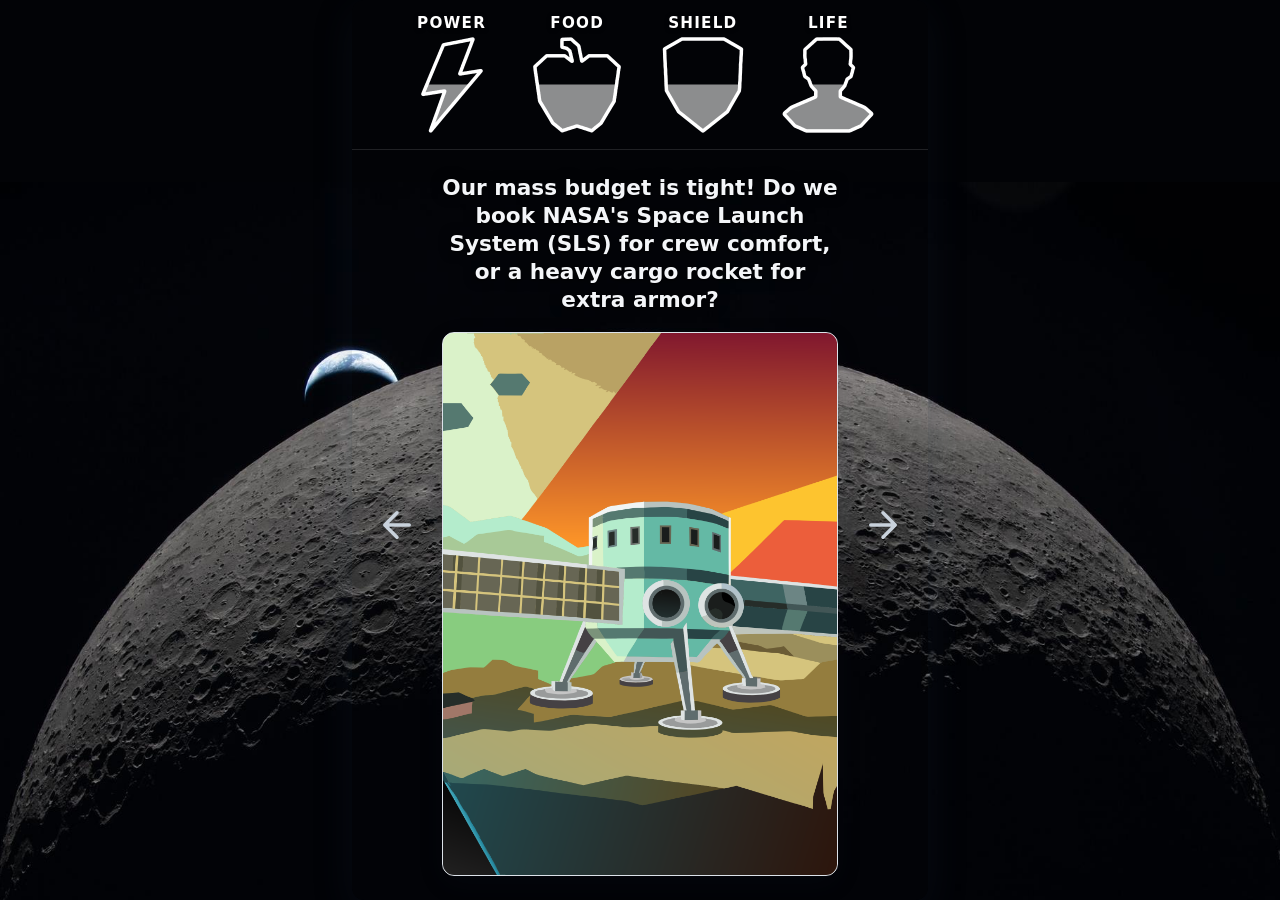
<file: index.html>
<!DOCTYPE html>
<html lang="en">
<head>
    <meta charset="UTF-8">
    <meta name="viewport" content="width=device-width, initial-scale=1.0">
    <title>Icon Navigation</title>
    <link rel="stylesheet" href="styles.css">
</head>
<body>
    <!-- The base on the Moon, behind the game. Pieces appear as the player progresses: see BASE_PARTS in script.js. -->
    <div class="base-layer" aria-hidden="true">
        <div class="base-part" data-part="outpost">
            <img class="base-img" src="images/base-outpost.svg" alt="" draggable="false">
            <!-- Outpost upgrades from the colony upgrade quest. Only one is built per game, depending on the branch. -->
            <img class="base-addon" data-part="lifesupport" src="images/base-lifesupport.svg" alt="" draggable="false">
            <img class="base-addon" data-part="security" src="images/base-security.svg" alt="" draggable="false">
            <!-- Cavern expansion (quest 4) upgrades, on the outpost's left. Only one is built per game, depending on the branch. -->
            <img class="base-addon is-left" data-part="fusion" src="images/base-fusion.svg" alt="" draggable="false">
            <img class="base-addon is-left" data-part="agridome" src="images/base-agridome.svg" alt="" draggable="false">
        </div>
        <div class="base-part" data-part="rover"><img class="base-img" src="images/base-rover.svg" alt="" draggable="false"></div>
        <!-- The alien quest: their saucer lands right of the outpost, with an alien peeking out of the porthole. -->
        <div class="base-part" data-part="ship"><img class="base-img" src="images/base-ship.svg" alt="" draggable="false"></div>
    </div>
    <div class="app-shell">
    <header>
        <div class="meter-item">
            <span class="meter-label" aria-hidden="true">Power</span>
            <div class="meter-icon" data-meter="power" role="img" aria-label="Power">
                <div class="meter-fill" id="powerMeter"></div>
                <div class="meter-outline"></div>
            </div>
        </div>
        <div class="meter-item">
            <span class="meter-label" aria-hidden="true">Food</span>
            <div class="meter-icon" data-meter="food" role="img" aria-label="Food">
                <div class="meter-fill" id="foodMeter"></div>
                <div class="meter-outline"></div>
            </div>
        </div>
        <div class="meter-item">
            <span class="meter-label" aria-hidden="true">Shield</span>
            <div class="meter-icon" data-meter="shield" role="img" aria-label="Shield">
                <div class="meter-fill" id="shieldMeter"></div>
                <div class="meter-outline"></div>
            </div>
        </div>
        <div class="meter-item">
            <span class="meter-label" aria-hidden="true">Life</span>
            <div class="meter-icon" data-meter="life" role="img" aria-label="Life">
                <div class="meter-fill" id="lifeMeter"></div>
                <div class="meter-outline"></div>
            </div>
        </div>
    </header>
    <main aria-label="Main content">
        <div class="arrow" data-direction="left" aria-hidden="true">
            <span class="arrow-label"><span class="choice-desc"></span></span>
            <svg viewBox="0 0 24 24"><path d="M19 12H5M12 19l-7-7 7-7"></path></svg>
        </div>
        <div class="card-stack">
            <p class="card-desc" aria-live="polite">Loading cards…</p>
            <section class="panel" aria-label="Swipeable content card" tabindex="0">
                <img class="card-img" alt="" draggable="false" hidden>
                <!-- The victory scene: drawn by script.js (drawVictoryScene) when the last main quest is done. -->
                <div class="victory-scene" aria-hidden="true" hidden></div>
            </section>
        </div>
        <div class="arrow" data-direction="right" aria-hidden="true">
            <span class="arrow-label"><span class="choice-desc"></span></span>
            <svg viewBox="0 0 24 24"><path d="M5 12h14m-7-7 7 7-7 7"></path></svg>
        </div>
    </main>
    </div>
    <script src="Meters.js" defer></script>
    <script src="script.js" defer></script>
</body>
</html>
</file>
<file: styles.css>
/* Outpost Trainer styles.
   1. Shared values      2. Page layout       3. Meters             4. Card
   5. Choice labels      6. Small screens     7. Moon base          8. Game-over card
   9. Victory card */

/* ---- 1. Shared values ---- */
:root {
    --font-ui: system-ui, sans-serif;
    --good: #3ecf8e; /* a meter going up */
    --bad: #e5484d; /* a meter going down, running low or empty */
}

/* ---- 2. Page layout ---- */
* {
    box-sizing: border-box;
}
html,
body {
    min-height: 100%;
    margin: 0;
}
/* A dragged or swiped card tilts and flies past the edges of the window. The game always fits the window,
   so hiding overflow here stops the card from adding scrollbars without cutting anything else off. */
html {
    overflow: hidden;
}
body {
    min-height: 100vh;
    margin: 0;
    display: flex;
    justify-content: center;
    align-items: stretch;
    /* The moon photo. It is at least as wide as the window and tall enough to fill it, and script.js sets
       --moon-top so the top of the moon (16.7% down the photo) lines up with the top of the card,
       below the icons and the card text. The photo's edges are black, so any uncovered strip blends in. */
    --bg-w: max(100vw, 150vh);
    background: #020306 url("images/background.jpg") no-repeat fixed;
    background-size: var(--bg-w) auto;
    background-position: center calc(var(--moon-top, 45vh) - var(--bg-w) * 0.1114);
}
/* The game's column: the meters on top, then the arrows, card text and card. It sits above the Moon base layer. */
body > .app-shell {
    position: relative;
    z-index: 1;
    width: min(45vw, 900px);
    min-height: 100vh;
    height: 100vh;
    height: 100dvh;
    display: flex;
    flex-direction: column;
    /* Not hidden: the card must stay visible when it is dragged past the edges of this column. */
    overflow: visible;
    background: transparent;
    border-radius: 12px;
    box-shadow: 0 12px 40px rgb(34 52 72 / 18%);
}
header {
    height: 150px;
    flex: 0 0 150px;
    display: flex;
    align-items: center;
    justify-content: space-evenly;
    gap: 0;
    padding: 0 24px;
    background: transparent;
    border-bottom: 1px solid rgb(255 255 255 / 12%);
}
main {
    flex: 1;
    min-height: 0;
    display: grid;
    grid-template-columns: minmax(42px, 1fr) minmax(120px, 480px) minmax(42px, 1fr);
    grid-template-rows: minmax(0, 1fr);
    align-items: center;
    justify-items: center;
    gap: 24px;
    padding: 24px;
}

/* ---- 3. Meters ----
   Each icon is two layers that share one colour, --tone: .meter-outline is the symbol's outline, and .meter-fill
   is the level inside it. Both are plain coloured boxes cut to shape by a mask image (images/<name>-outline.png
   and -fill.png), chosen per meter with --mask-outline and --mask-fill. Meters.js sets --level (0 to 100) on
   .meter-fill, which is clipped from the top so it rises from the bottom. Every symbol sits between 4% and 96%
   of its tile, so 0 is empty and 100 is full for all four.
   --tone is white at rest. While a choice is previewed, script.js gives every meter a data-preview: the icon
   turns green (going up), red (going down) or stays white (no change). */
.meter-item {
    --tone: #fff;
    display: flex;
    flex-direction: column;
    align-items: center;
    justify-content: center;
    gap: 2px;
}
/* The meter's name, above its icon. It is always white: it does not use --tone, so it stays white while the icon turns green or red. */
.meter-label {
    color: #fff;
    font-family: var(--font-ui);
    font-size: clamp(0.7rem, 3.6vw, 0.95rem);
    font-weight: 700;
    line-height: 1.2;
    letter-spacing: 0.08em;
    text-transform: uppercase;
    text-shadow: 0 1px 4px rgb(0 0 0 / 80%);
}
.meter-item[data-preview="up"] {
    --tone: var(--good);
}
.meter-item[data-preview="down"] {
    --tone: var(--bad);
}
/* A meter that ran out (on the game-over card) or is running low (below 25, set in Meters.js): its icon turns red
   and pulses. Its name stays white. While a choice is previewed, a low meter stops pulsing and shows its preview
   like any other meter. It pulses red again once the preview ends. These come after the preview colours on purpose:
   [data-empty] has the same specificity as [data-preview], so it wins by coming later. */
.meter-item[data-empty],
.meter-item[data-low]:not([data-preview]) {
    --tone: var(--bad);
}
.meter-item[data-empty] .meter-icon,
.meter-item[data-low]:not([data-preview]) .meter-icon {
    animation: meter-alarm 900ms ease-in-out infinite alternate;
}
.meter-icon {
    position: relative;
    width: min(100px, 21vw);
    aspect-ratio: 1;
}
.meter-outline,
.meter-fill {
    position: absolute;
    inset: 0;
    background: var(--tone);
    -webkit-mask-repeat: no-repeat;
    mask-repeat: no-repeat;
    -webkit-mask-size: 100% 100%;
    mask-size: 100% 100%;
    transition: background-color 160ms ease;
}
.meter-outline {
    -webkit-mask-image: var(--mask-outline);
    mask-image: var(--mask-outline);
}
.meter-fill {
    --level: 50;
    -webkit-mask-image: var(--mask-fill);
    mask-image: var(--mask-fill);
    opacity: 0.55;
    clip-path: inset(calc(4% + (100 - var(--level)) * 0.92%) 0 0 0);
    transition:
        clip-path 400ms ease,
        background-color 160ms ease;
}
.meter-icon[data-meter="power"] {
    --mask-outline: url("images/energy-outline.png");
    --mask-fill: url("images/energy-fill.png");
}
.meter-icon[data-meter="food"] {
    --mask-outline: url("images/food-outline.png");
    --mask-fill: url("images/food-fill.png");
}
.meter-icon[data-meter="shield"] {
    --mask-outline: url("images/shielding-outline.png");
    --mask-fill: url("images/shielding-fill.png");
}
.meter-icon[data-meter="life"] {
    --mask-outline: url("images/morale-outline.png");
    --mask-fill: url("images/morale-fill.png");
}
@keyframes meter-alarm {
    from {
        opacity: 1;
    }
    to {
        opacity: 0.45;
    }
}
@media (prefers-reduced-motion: reduce) {
    .meter-item[data-empty] .meter-icon,
    .meter-item[data-low] .meter-icon {
        animation: none;
    }
}

/* ---- 4. Card ----
   The situation text sits above the card. .card-stack holds the two in the middle column: the text keeps room
   for about three lines so the card does not jump between cards, and the card takes the height that is left. */
.card-stack {
    align-self: stretch;
    display: flex;
    flex-direction: column;
    justify-content: center;
    align-items: center;
    gap: 18px;
    width: 100%;
    min-height: 0;
}
.card-desc {
    flex: 0 0 auto;
    display: flex;
    align-items: flex-end;
    justify-content: center;
    min-height: 3.9em;
    margin: 0;
    font-family: var(--font-ui);
    font-size: 1.35rem;
    font-weight: 700;
    line-height: 1.3;
    text-align: center;
    color: #f4f6f9;
    text-shadow:
        0 1px 3px rgb(0 0 0 / 90%),
        0 0 12px rgb(0 0 0 / 80%);
}
.panel {
    position: relative;
    flex: 0 1 min(76vh, 700px);
    width: min(100%, 480px, 48vh);
    height: auto;
    min-height: 160px;
    overflow: hidden;
    touch-action: pan-y;
    user-select: none;
    cursor: grab;
    background: linear-gradient(145deg, #fff 50%, #f5f7fa);
    border: 1px solid #dce2e9;
    border-radius: 12px;
    box-shadow: 0 8px 28px rgb(34 52 72 / 8%);
    font-family: var(--font-ui);
    color: #263648;
    transition:
        transform 460ms cubic-bezier(.2, .8, .2, 1),
        border-color 160ms ease,
        box-shadow 460ms ease;
}
.panel.is-dragging {
    cursor: grabbing;
    transition: none;
    box-shadow: 0 18px 44px rgb(19 34 52 / 18%);
}
.panel.is-exiting {
    pointer-events: none;
    box-shadow: 0 26px 64px rgb(19 34 52 / 24%);
}
.panel[data-swipe-direction="left"] {
    border-color: #9b4545;
}
.panel[data-swipe-direction="right"] {
    border-color: #326e5a;
}
/* The card's picture fills the whole card and is cropped to fit. It ignores the pointer so dragging still works. */
.card-img {
    position: absolute;
    inset: 0;
    width: 100%;
    height: 100%;
    object-fit: cover;
    pointer-events: none;
    -webkit-user-drag: none;
    user-select: none;
}
.card-img[hidden] {
    display: none;
}

/* ---- 5. Choice labels and arrows ----
   The decision labels beside the arrows show the choice's text only, while dragging that way. They do not say
   how much each meter changes; the icons turning green or red are the only hint. Styled like the rest of the
   game: white text on a dark see-through panel with a thin white edge. */
.arrow {
    position: relative;
    display: flex;
    flex-direction: column;
    align-items: center;
    color: #c9d2dc;
}
.arrow svg {
    width: 42px;
    height: 42px;
    fill: none;
    stroke: currentColor;
    stroke-width: 2;
    stroke-linecap: round;
    stroke-linejoin: round;
}
.arrow.is-active {
    z-index: 2;
}
.arrow-label {
    position: absolute;
    bottom: calc(100% + 24px);
    z-index: 1;
    display: block;
    width: max-content;
    max-width: min(240px, 62vw);
    padding: 12px 14px;
    border: 1px solid rgb(255 255 255 / 28%);
    border-radius: 12px;
    background: rgb(2 3 6 / 78%);
    -webkit-backdrop-filter: blur(6px);
    backdrop-filter: blur(6px);
    box-shadow: 0 8px 24px rgb(0 0 0 / 45%);
    color: #fff;
    font-family: var(--font-ui);
    font-size: 1rem;
    font-weight: 700;
    line-height: 1.3;
    letter-spacing: 0.01em;
    text-transform: none;
    white-space: normal;
    text-shadow: 0 1px 3px rgb(0 0 0 / 90%);
    visibility: hidden;
    opacity: 0;
    transition: opacity 160ms ease;
}
.arrow.is-active .arrow-label {
    visibility: visible;
    opacity: 1;
}
/* Each label lines up with the outer edge of its arrow, so it opens towards the middle of the screen. */
.arrow[data-direction="left"] .arrow-label {
    left: 0;
    text-align: left;
}
.arrow[data-direction="right"] .arrow-label {
    right: 0;
    text-align: right;
}

/* ---- 6. Small screens (phones) ---- */
@media (max-width: 480px) {
    body > .app-shell {
        width: 90vw;
    }
    header {
        padding: 0 12px;
        gap: 4px;
    }
    main {
        gap: 8px;
        padding: 20px 10px;
    }
    .card-desc {
        font-size: 1.2rem;
    }
}

/* ---- 7. Moon base ----
   .base-layer is the same size and position as the background photo, so each piece stays on the same spot of
   the Moon at any window size. Positions are in % of the photo (1920 x 1280), just inside the Moon's edge, and
   each piece is tilted to stand upright on the curve (--tilt). A piece is hidden until script.js adds .is-built.
   The outpost is on the right because Earth is in the sky on the left of the photo. */
.base-layer {
    position: fixed;
    z-index: 0;
    left: 50%;
    top: calc(var(--moon-top, 45vh) - var(--bg-w) * 0.1114);
    width: var(--bg-w);
    aspect-ratio: 3 / 2;
    transform: translateX(-50%);
    pointer-events: none;
}
.base-part {
    position: absolute;
    transform: translate(-50%, -91%) rotate(var(--tilt));
    transform-origin: 50% 91%;
}
.base-part[data-part="outpost"] {
    left: 76%;
    top: 28.2%;
    width: 13%;
    --tilt: 32.5deg;
}
.base-part[data-part="rover"] {
    left: 22.4%;
    top: 29.8%;
    width: 6.5%;
    --tilt: -34.8deg;
}
/* Alien saucer, photo x 1705: far enough right of the outpost to clear the Bio-Dome and the shield bubble. */
.base-part[data-part="ship"] {
    left: 88.80%;
    top: 46.29%;
    width: 7.5%;
    --tilt: 53.3deg;
}
/* Every piece and upgrade starts hidden (scaled to nothing) and is toned down slightly to sit into the photo. */
.base-part > .base-img,
.base-addon {
    height: auto;
    filter: brightness(0.9);
    opacity: 0;
    transform: scale(0);
}
.base-part > .base-img {
    display: block;
    width: 100%;
    transform-origin: 50% 91%;
}
/* How each piece appears: the outpost pops up, the rover drives in, the saucer drops in from space along its own
   "up", hovers, then sets down. */
.base-part.is-built > .base-img {
    animation: base-pop 760ms cubic-bezier(.2, 1.5, .4, 1) forwards;
}
.base-part[data-part="rover"].is-built > .base-img {
    animation: base-drive 1500ms cubic-bezier(.25, .8, .35, 1) forwards;
}
.base-part[data-part="ship"].is-built > .base-img {
    animation: base-land 2600ms cubic-bezier(.3, .7, .4, 1) forwards;
}
/* A puff of moon dust where the piece lands (for the saucer, on touchdown). */
.base-part::after {
    content: "";
    position: absolute;
    left: 50%;
    top: 91%;
    width: 130%;
    height: 26%;
    border-radius: 50%;
    background: radial-gradient(closest-side, rgb(214 212 206 / 70%), rgb(214 212 206 / 0%));
    opacity: 0;
    transform: translate(-50%, -50%) scale(0.3);
    pointer-events: none;
}
.base-part.is-built::after {
    animation: base-dust 1100ms ease-out 120ms;
}
.base-part[data-part="ship"].is-built::after {
    animation-delay: 2050ms;
}
/* Outpost upgrades (base-lifesupport.svg, base-security.svg). Each is drawn in the outpost's own coordinates on a
   larger frame: x from -30 to 400 and y from 0 to 190, where the outpost is 0 to 300 by 0 to 170. So it sits
   10% left of the outpost and is 143.333% as wide, which lays it exactly over the outpost, tilt and all.
   Each grows from where it meets the ground: the Bio-Dome on the right, the shield from the middle of the base. */
.base-addon {
    position: absolute;
    left: -10%;
    top: 0;
    width: 143.333%;
    pointer-events: none;
}
.base-addon[data-part="lifesupport"] {
    transform-origin: 87% 88.4%;
}
.base-addon[data-part="security"] {
    transform-origin: 41.86% 88.4%;
}
/* Cavern expansion upgrades (base-fusion.svg, base-agridome.svg) stand on the outpost's left, so they are drawn on a
   frame that reaches further left: x from -150 to 300 and y from 0 to 200, in the outpost's coordinates. That frame
   starts 50% of the outpost's width to its left and is 150% as wide. Each grows from the middle of its module's base. */
.base-addon.is-left {
    left: -50%;
    width: 150%;
    transform-origin: 17% 79%;
}
.base-addon.is-built {
    animation: base-pop 900ms cubic-bezier(.2, 1.4, .4, 1) forwards;
}
@keyframes base-pop {
    0% {
        opacity: 0;
        transform: scale(0, 0.2);
    }
    35% {
        opacity: 1;
    }
    100% {
        opacity: 1;
        transform: scale(1);
    }
}
@keyframes base-drive {
    0% {
        opacity: 0;
        transform: translateX(160%);
    }
    15% {
        opacity: 1;
    }
    70% {
        transform: translateX(-4%);
    }
    82% {
        transform: translateX(0) translateY(-3%);
    }
    100% {
        opacity: 1;
        transform: none;
    }
}
@keyframes base-land {
    0% {
        opacity: 0;
        transform: translateY(-900%) scale(0.45);
    }
    12% {
        opacity: 1;
    }
    62% {
        transform: translateY(-30%) scale(1);
    }
    74% {
        transform: translateY(-24%);
    }
    84% {
        transform: translateY(0) scale(1.04, 0.95);
    }
    92% {
        transform: translateY(-3%) scale(1);
    }
    100% {
        opacity: 1;
        transform: none;
    }
}
@keyframes base-dust {
    0% {
        opacity: 0.9;
        transform: translate(-50%, -50%) scale(0.3);
    }
    100% {
        opacity: 0;
        transform: translate(-50%, -50%) scale(1.4);
    }
}
@media (prefers-reduced-motion: reduce) {
    .base-part.is-built > .base-img,
    .base-addon.is-built {
        animation: none;
        opacity: 1;
        transform: none;
    }
    .base-part.is-built::after {
        animation: none;
    }
}

/* ---- 8 and 9. Ending cards ----
   Both endings line their picture up with the Moon behind the card, and their sky is black, so the card is black too. */
.panel:has(.card-img.is-scene),
.panel:has(.victory-scene:not([hidden])) {
    background: #000;
}

/* ---- 8. Game-over card ----
   The game-over picture runs the card's full width instead of filling it. script.js sets its top so its horizon
   is level with the Moon behind the card. */
.card-img.is-scene {
    bottom: auto;
    height: auto;
    object-fit: fill;
}

/* ---- 9. Victory card ----
   The victory scene (drawn by drawVictoryScene in script.js): the container drops in from above the card, slows,
   and sets down on the pad. Its thrusters cut out, dust puffs up, and its shadow grows as it comes down. */
.victory-scene {
    position: absolute;
    inset: 0;
    pointer-events: none;
}
.victory-scene[hidden] {
    display: none;
}
.victory-scene svg {
    display: block;
    width: 100%;
    height: 100%;
}
.vs-ship {
    animation: vs-descend 3200ms cubic-bezier(.22, .75, .3, 1) both;
}
.vs-flame {
    transform-box: fill-box;
    transform-origin: 50% 0;
    animation:
        vs-flicker 110ms ease-in-out infinite alternate,
        vs-cutoff 3300ms ease-in both;
}
.vs-shadow {
    transform-box: fill-box;
    transform-origin: 50% 50%;
    animation: vs-shadow 3200ms cubic-bezier(.22, .75, .3, 1) both;
}
.vs-dust {
    transform-box: fill-box;
    transform-origin: 50% 100%;
    opacity: 0.35;
    animation: vs-dust 3800ms ease-out both;
}
.vs-beacon {
    animation: vs-blink 900ms steps(2, jump-none) infinite;
}
.vs-light {
    animation: vs-blink 1000ms ease-in-out infinite alternate;
}
@keyframes vs-descend {
    0% {
        transform: translateY(calc(var(--drop) * -1));
    }
    72% {
        transform: translateY(calc(var(--drop) * -0.06));
    }
    86% {
        transform: translateY(2px);
    }
    93% {
        transform: translateY(-2px);
    }
    100% {
        transform: none;
    }
}
@keyframes vs-flicker {
    from {
        transform: scaleY(0.82);
    }
    to {
        transform: scaleY(1.08);
    }
}
@keyframes vs-cutoff {
    0%,
    82% {
        opacity: 1;
    }
    100% {
        opacity: 0;
    }
}
@keyframes vs-shadow {
    0% {
        opacity: 0;
        transform: scale(0.35);
    }
    100% {
        opacity: 0.38;
        transform: scale(1);
    }
}
@keyframes vs-dust {
    0%,
    68% {
        opacity: 0;
        transform: scale(0.3);
    }
    82% {
        opacity: 0.9;
        transform: scale(1);
    }
    100% {
        opacity: 0.35;
        transform: scale(1.25);
    }
}
@keyframes vs-blink {
    from {
        opacity: 1;
    }
    to {
        opacity: 0.25;
    }
}
/* Already landed (after a resize) or reduced motion: show the end of the landing straight away. */
.victory-scene.is-landed .vs-ship,
.victory-scene.is-landed .vs-shadow,
.victory-scene.is-landed .vs-dust {
    animation: none;
}
.victory-scene.is-landed .vs-flame {
    animation: none;
    opacity: 0;
}
@media (prefers-reduced-motion: reduce) {
    .vs-ship,
    .vs-shadow,
    .vs-dust,
    .vs-beacon,
    .vs-light {
        animation: none;
    }
    .vs-flame {
        animation: none;
        opacity: 0;
    }
}
</file>
